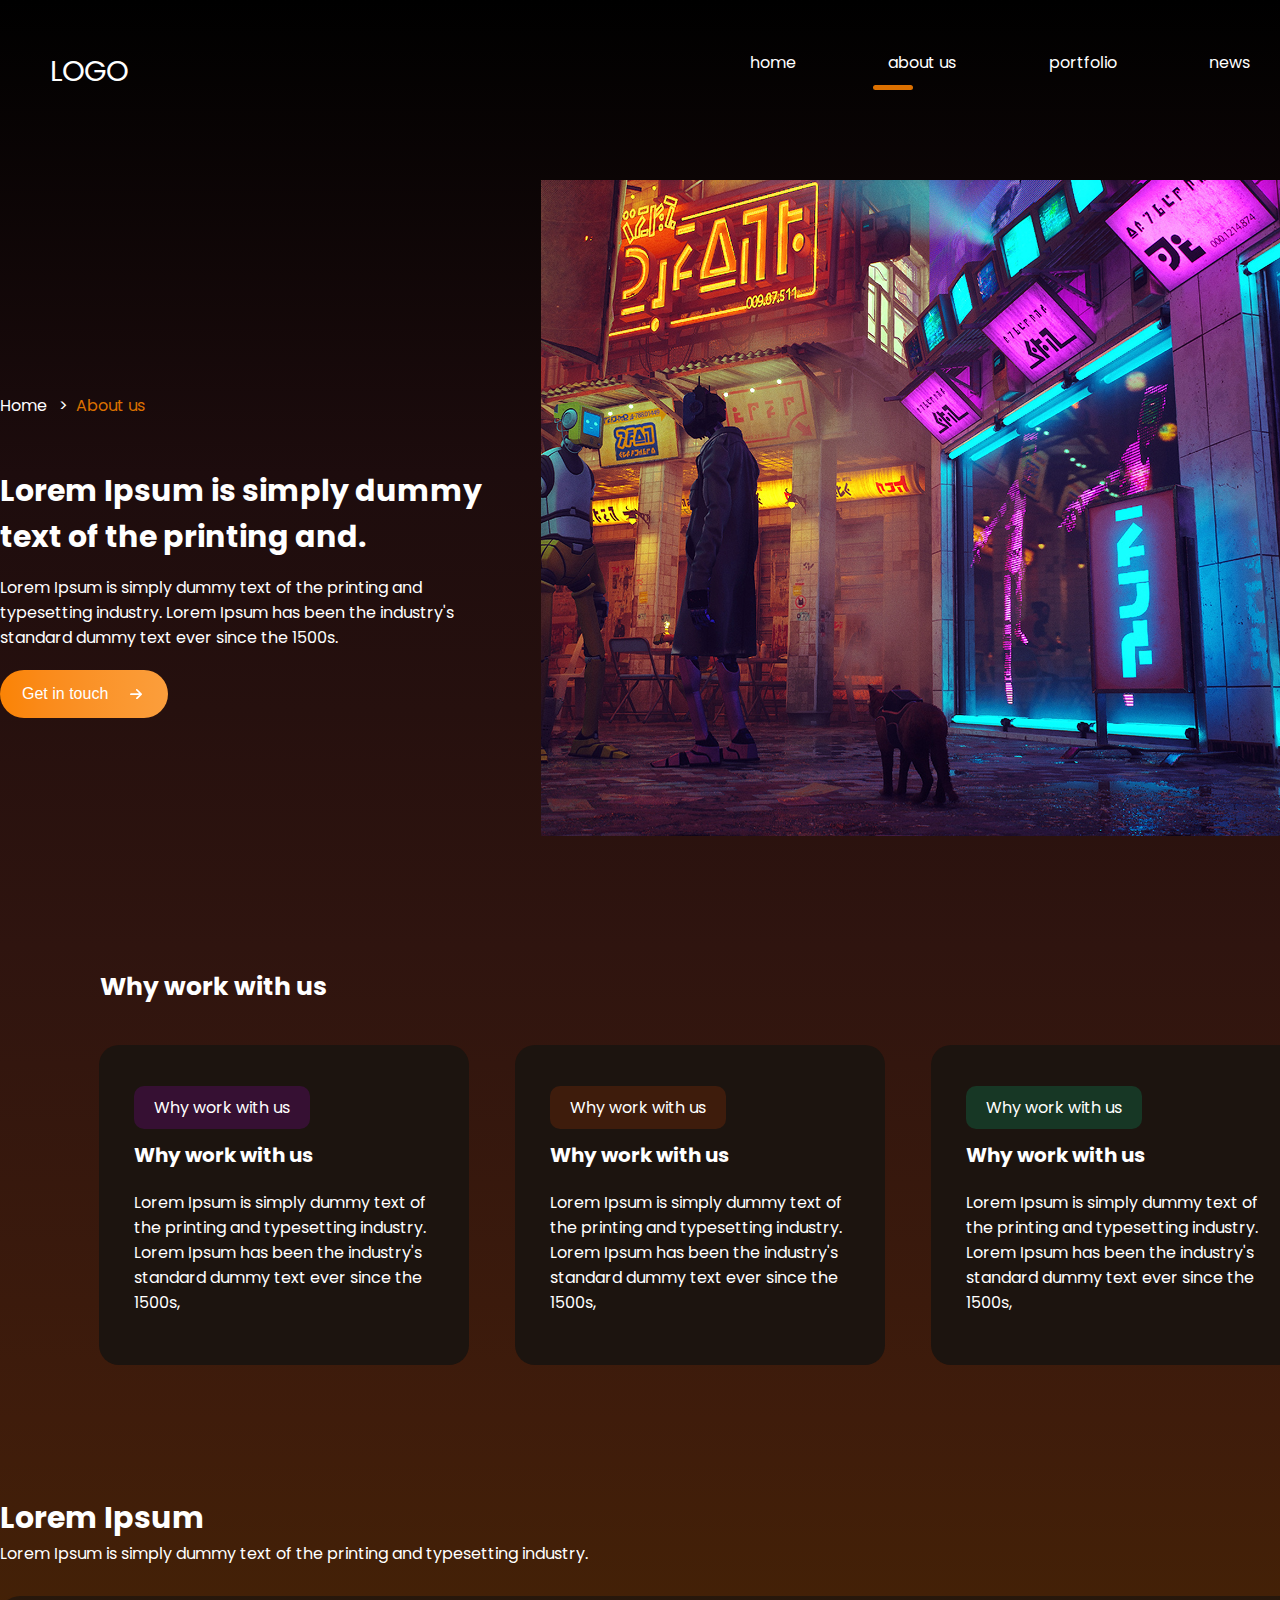
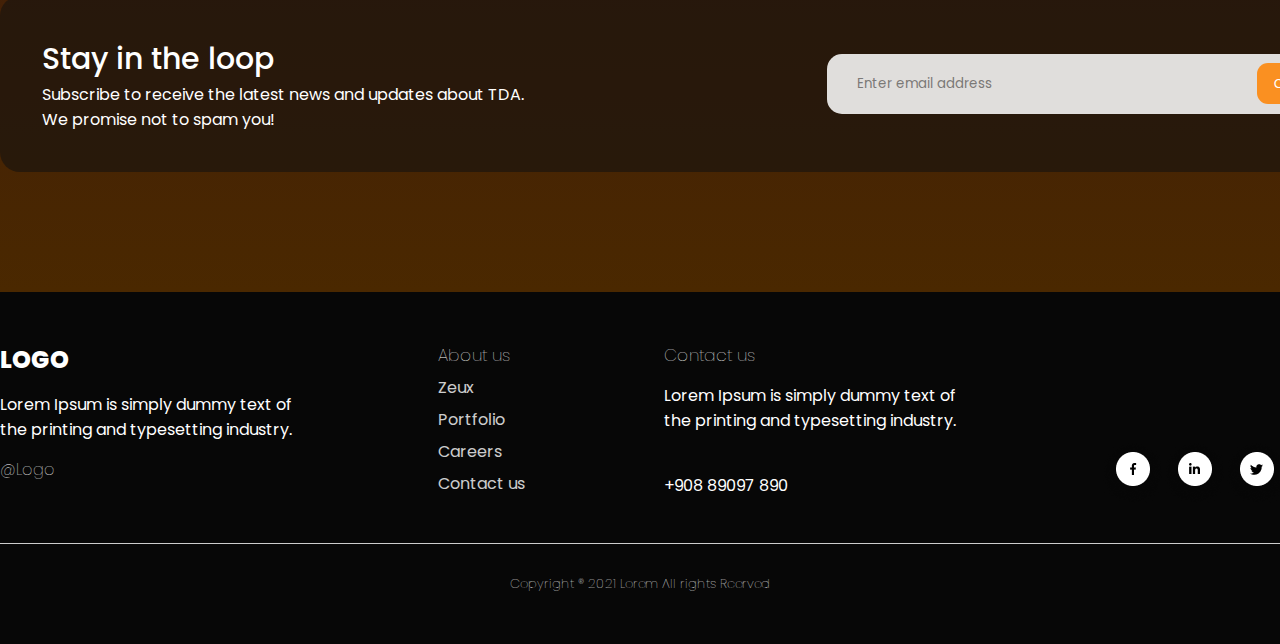
<file: about.html>
<!DOCTYPE html>
<html lang="en">
  <head>
    <meta charset="UTF-8" />
    <meta name="viewport" content="width=device-width, initial-scale=1.0" />
    <title>Document</title>
    <link rel="stylesheet" href="main.css" />
  </head>

  <body>
    <div class="wrapper">
      <header class="container">
        <span class="logo">logo</span>
        <nav>
          <ul>
            <li><a href="index.html">home</a></li>
            <li class="active"><a href="about.html">about us</a></li>
            <li><a href="/pr.html">portfolio</a></li>
            <li><a href="/news.html">news</a></li>
            <li class="btn"><a href="contacts.html">Contacts</a></li>
          </ul>
        </nav>
      </header>
      <div class="hero-about container">
        <div class="info">
          <ul>
            <li class="lii">
              <a class="dddd" href="index.html">Home &nbsp ></a>
            </li>
            <li class="active">
              <a class="ddd" href="about.html">About us</a>
            </li>
          </ul>
          <h1>Lorem Ipsum is simply dummy text of the printing and.</h1>
          <p>
            Lorem Ipsum is simply dummy text of the printing and typesetting
            industry. Lorem Ipsum has been the industry's standard dummy text
            ever since the 1500s.
          </p>
          <button class="btn">
            <img src="/111.png" alt="" />Get in touch
          </button>

          <img src="about banner.png" alt="" />
        </div>
      </div>
      <div class="container work">
        <h2>Why work with us</h2>
        <div class="blocks">
          <div class="block bb">
            <span class="badge purple"> Why work with us </span>
            <h3>Why work with us</h3>
            <p>
              Lorem Ipsum is simply dummy text of the printing and typesetting
              industry. Lorem Ipsum has been the industry's standard dummy text
              ever since the 1500s,
            </p>
          </div>
          <div class="block bbb">
            <span class="badge brown"> Why work with us </span>
            <h3>Why work with us</h3>
            <p>
              Lorem Ipsum is simply dummy text of the printing and typesetting
              industry. Lorem Ipsum has been the industry's standard dummy text
              ever since the 1500s,
            </p>
          </div>
          <div class="block bbbb">
            <span class="badge green"> Why work with us </span>
            <h3>Why work with us</h3>
            <p>
              Lorem Ipsum is simply dummy text of the printing and typesetting
              industry. Lorem Ipsum has been the industry's standard dummy text
              ever since the 1500s,
            </p>
          </div>
        </div>
      </div>
      <div class="container last">
        <h3>Lorem Ipsum</h3>
        <p>
          Lorem Ipsum is simply dummy text of the printing and typesetting
          industry.
        </p>
        <div class="block">
          <div>
            <h4>Stay in the loop</h4>
            <p>
              Subscribe to receive the latest news and updates about TDA. We
              promise not to spam you!
            </p>
          </div>
          <div>
            <input
              type="email"
              id="emailField"
              placeholder="Enter email address"
            />
            <button onclick="checkEmail()">Continue</button>
          </div>
        </div>
      </div>
    </div>

    <footer>
      <div class="blocks container">
        <div>
          <span class="logo">LOGO</span>
          <p>
            Lorem Ipsum is simply dummy text of the printing and typesetting
            industry.
          </p>
          <h6>@Logo</h6>
        </div>
        <div>
          <h4>About us</h4>
          <ul>
            <li>Zeux</li>
            <li>Portfolio</li>
            <li>Careers</li>
            <li>Contact us</li>
          </ul>
        </div>
        <div>
          <h4>Contact us</h4>
          <p>
            Lorem Ipsum is simply dummy text of the printing and typesetting
            industry.
          </p>
          <div class="pp"><p>+908 89097 890</p></div>
        </div>
        <div class="img1">
          <img src="/Group 5.png" alt="" />
          <img src="/Group 9.png" alt="" />
          <img src="/Group 10.png" alt="" />
          <img src="/Group 11.png" alt="" />
        </div>
      </div>
      <hr />
      <p>Copyright ® 2021 Lorem All rights Rcerved</p>
    </footer>
    <script>
      function checkEmail() {
        let email = document.querySelector("#emailField").value;
        if (!email.includes("@")) alert("сосни хуйца, поставь знак @");
        else if (!email.includes(".")) alert("сосни хуйца, посставь точку .");
        else alert("все отлично!");
      }
    </script>
  </body>
</html>
</file>
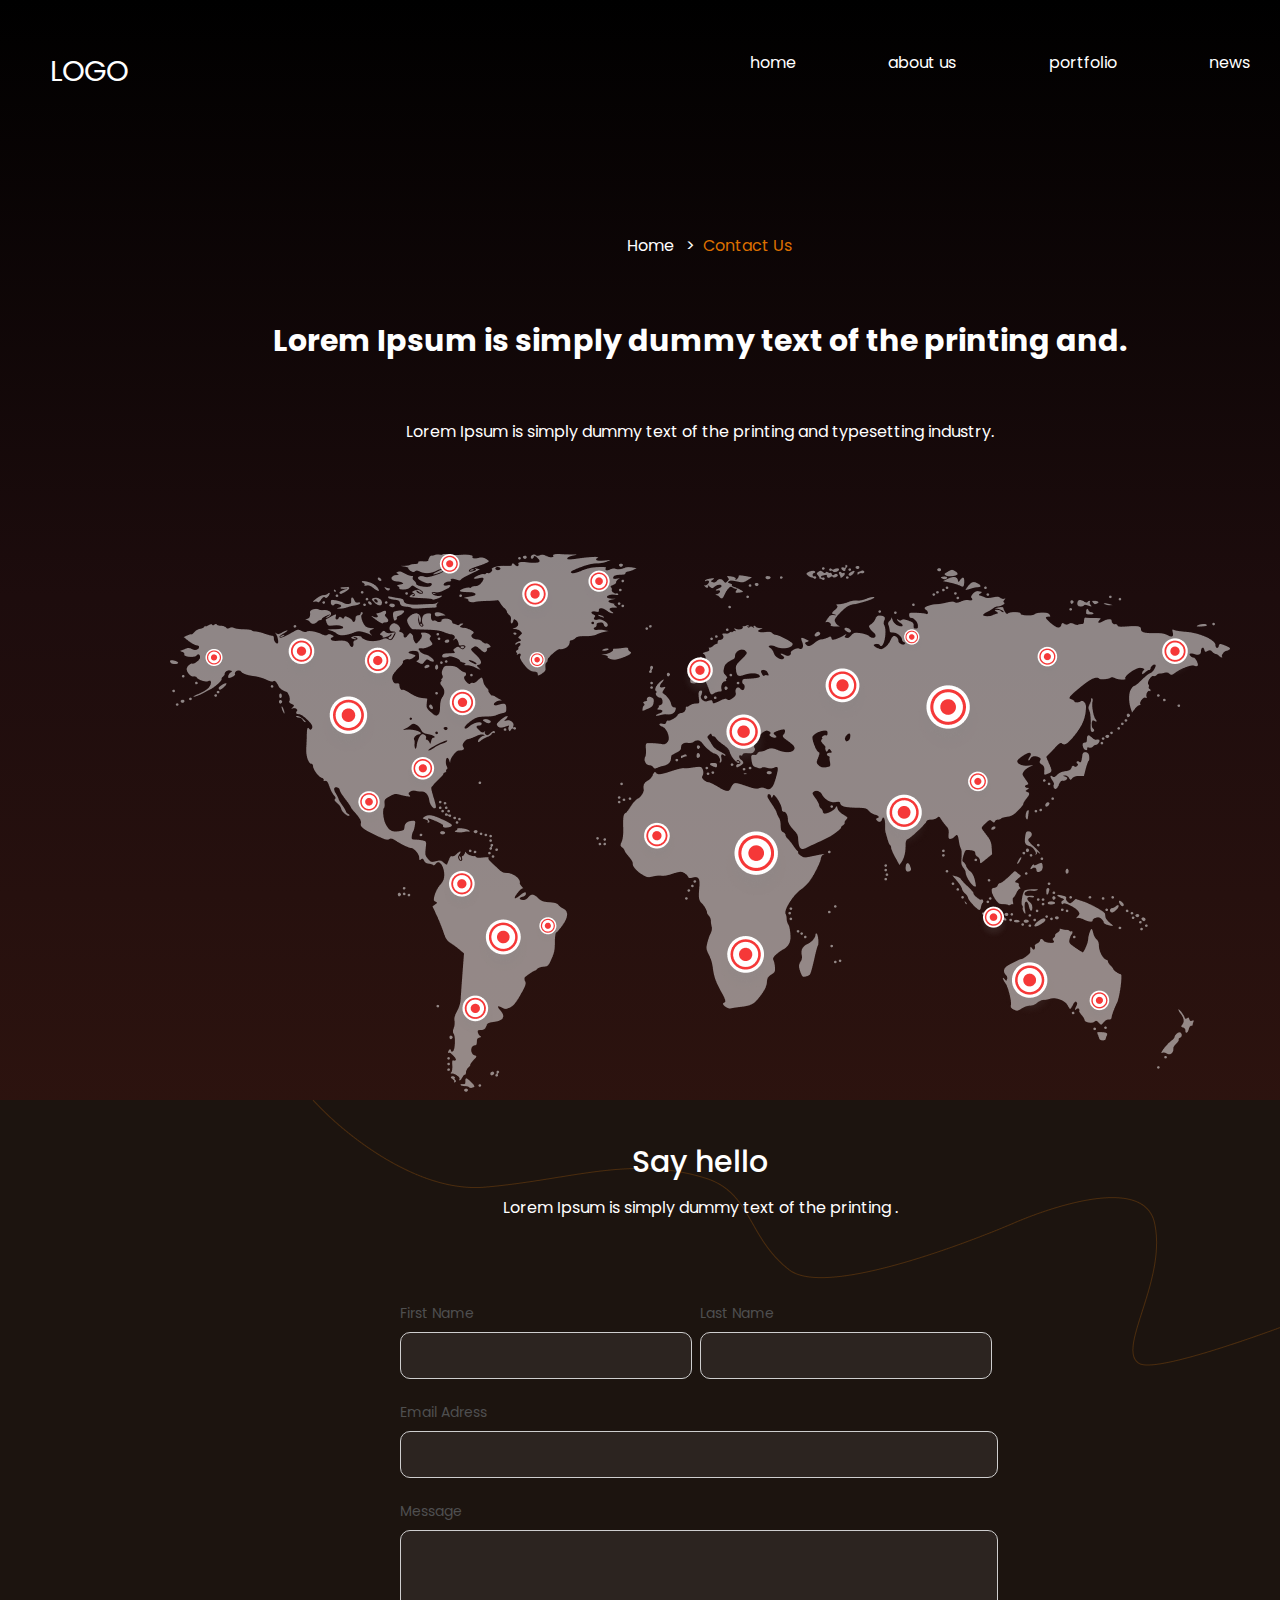
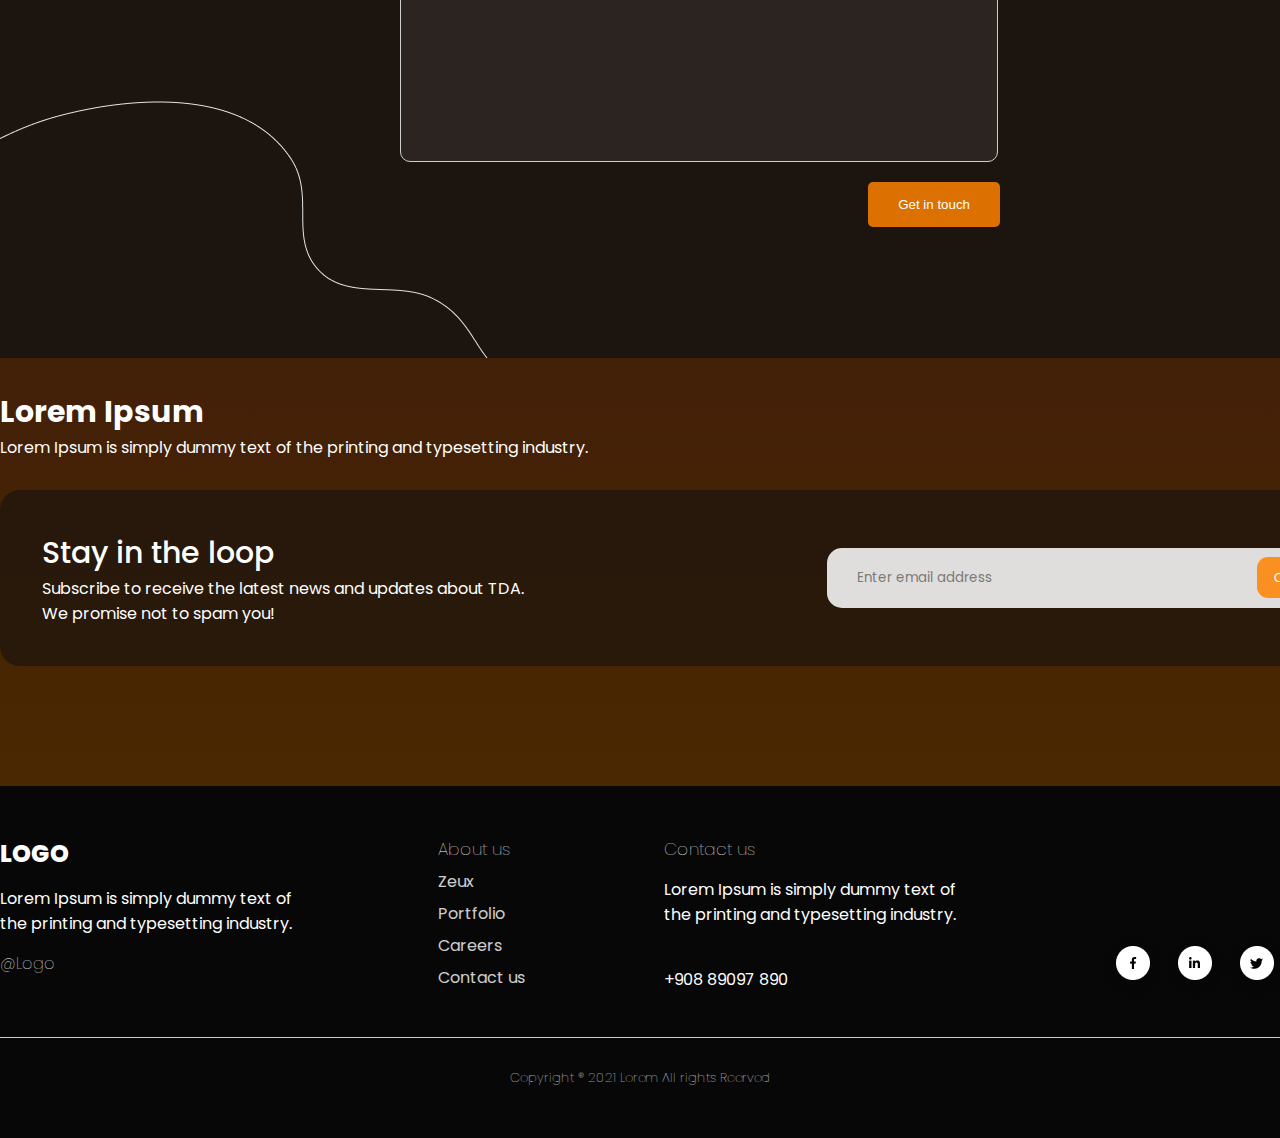
<file: contacts.html>
<!DOCTYPE html>
<html lang="en">
  <head>
    <meta charset="UTF-8" />
    <meta name="viewport" content="width=device-width, initial-scale=1.0" />
    <title>Document</title>
    <link rel="stylesheet" href="main.css" />
  </head>

  <body>
    <div class="wrapper">
      <header class="container">
        <span class="logo">logo</span>
        <nav>
          <ul>
            <li><a href="/">home</a></li>
            <li><a href="about.html">about us</a></li>
            <li><a href="/pr.html">portfolio</a></li>
            <li><a href="/news.html">news</a></li>
            <li class="btn"><a href="contacts.html">Contacts</a></li>
          </ul>
        </nav>
      </header>
      <div class="hero-contacts container">
        <div class="info">
          <ul>
            <li class="lii">
              <a class="dddd" href="/">Home &nbsp ></a>
            </li>
            <li class="con">
              <a class="ddd" href="contacts.html">Contact Us</a>
            </li>
          </ul>
        </div>
        <h1>Lorem Ipsum is simply dummy text of the printing and.</h1>
        <p>
          Lorem Ipsum is simply dummy text of the printing and typesetting
          industry.
        </p>
        <div class="imgg"><img src="Huge Global.png" alt="" /></div>
      </div>
      <div class="feedback">
        <div class="container">
          <h2>Say hello</h2>

          <p>Lorem Ipsum is simply dummy text of the printing .</p>
          <form>
            <div class="inline">
              <div><label>First Name</label><input type="text" /></div>
              <div><label>Last Name</label><input type="text" /></div>
            </div>
            <label for="">Email Adress</label>
            <input class="oneline" type="email" />
            <label for="">Message</label>
            <textarea class="oneline"></textarea>
            <button tipe="button">Get in touch</button>
          </form>
        </div>
      </div>
      <div class="container last">
        <h3>Lorem Ipsum</h3>
        <p>
          Lorem Ipsum is simply dummy text of the printing and typesetting
          industry.
        </p>
        <div class="block">
          <div>
            <h4>Stay in the loop</h4>
            <p>
              Subscribe to receive the latest news and updates about TDA. We
              promise not to spam you!
            </p>
          </div>
          <div>
            <input
              type="email"
              id="emailField"
              placeholder="Enter email address"
            />
            <button onclick="checkEmail()">Continue</button>
          </div>
        </div>
      </div>
    </div>

    <footer>
      <div class="blocks container">
        <div>
          <span class="logo">LOGO </span>
          <p>
            Lorem Ipsum is simply dummy text of the printing and typesetting
            industry.
          </p>
          <h6>@Logo</h6>
        </div>
        <div>
          <h4>About us</h4>
          <ul>
            <li>Zeux</li>
            <li>Portfolio</li>
            <li>Careers</li>
            <li>Contact us</li>
          </ul>
        </div>
        <div>
          <h4>Contact us</h4>
          <p>
            Lorem Ipsum is simply dummy text of the printing and typesetting
            industry.
          </p>
          <div class="pp"><p>+908 89097 890</p></div>
        </div>
        <div class="img1">
          <img src="/Group 5.png" alt="" />
          <img src="/Group 9.png" alt="" />
          <img src="/Group 10.png" alt="" />
          <img src="/Group 11.png" alt="" />
        </div>
      </div>
      <hr />
      <p>Copyright ® 2021 Lorem All rights Rcerved</p>
    </footer>
    <script>
      function checkEmail() {
        let email = document.querySelector("#emailField").value;
        if (!email.includes("@")) alert("сосни хуйца, поставь знак @");
        else if (!email.includes(".")) alert("сосни хуйца, посставь точку .");
        else alert("все отлично!");
      }
    </script>
  </body>
</html>
</file>
<file: main.css>
@import url("https://fonts.googleapis.com/css2?family=Poppins:wght@400;500;700;800&display=swap");

* {
  margin: 0;
  padding: 0;
}

body {
  font-family: "Poppins", sans-serif;
  font-weight: 400;
  color: #fff;
}

A {
  text-decoration: none;
}

img {
  max-width: 100%;
}

.wrapper {
  background-image: linear-gradient(
    to bottom,
    #000000,
    #1d0c0d,
    #2f140f,
    #3f1c0b,
    #4a2800
  );
  width: 100%;
  overflow-x: hidden;
}

.container {
  width: 1400px;
  margin: 0 auto;
}

header {
  padding: 50px;
}

header .logo,
footer .blocks .logo {
  text-transform: uppercase;
  font-size: 29px;
  font-weight: 800px;
}

header nav {
  float: right;
  width: 50%;
}

header nav ul {
  list-style: none;
  display: flex;
  justify-content: space-between;
  z-index: 2;
  position: relative;
}
header nav ul li {
  display: inline-block;
}

header nav ul li a {
  color: #fff;
}

header nav ul li.active::after {
  content: " ";
  display: block;
  width: 40px;
  height: 5px;
  background: #dc7000;
  border-radius: 10px;
  position: relative;
  top: 10px;
  left: -15px;
}

header nav ul li:not(.active):not(.btn) a:hover {
  border-bottom: 5px solid #dc7000;
}

header nav ul li.btn a,
.last .block button {
  background: #fa9021;
  padding: 9px 17px;
  border-radius: 8px;
  transition: all 200ms ease;
}

header nav ul li.btn a:hover,
.last .block button:hover {
  background: #4a2800;
}

.hero {
  padding-bottom: 100px;
  position: relative;
  z-index: 1;
}

.hero--info {
  width: 530px;
  padding-top: 70px;
}

.hero--info h2 {
  color: #e87d0e;
  font-size: 20px;
  font-weight: 600;
}

.hero--info h1 {
  padding-top: 25px;
  color: #fff;
  font-size: 50px;
  font-weight: 700;
}

.hero--info p {
  margin: 30px 0;
  color: #fff;
  font-size: 17px;
  font-weight: 500;
  line-height: 170%;
}

.hero--info .btn,
.hero-about .info .btn {
  background-image: linear-gradient(
    to right,
    #fa8305,
    #fa8a19,
    #fa9126,
    #fb9831,
    #fb9e3c
  );
  color: #fff;
  border-radius: 50px;
  padding: 15px 30px;
  border: 0;
  transition: all 500ms ease;
  font-size: 16px;
  font-weight: 500;
}

.hero--info .btn:hover,
.hero-about .info .btn:hover {
  cursor: pointer;
  transform: scale(1.1);
}

.hero img {
  position: absolute;
  top: -150px;
  right: -15px;
}

/*Cекция с играми*/

.tranding {
  padding-top: 50px;
}

.tranding h3 {
  font-weight: 600;
  font-size: 31;
}

.tranding .see-all {
  color: #fff;
  background: #ffffff1c;
  border-radius: 15px;
  padding: 12px 23px;
  float: right;
  display: block;
  font-size: 400;
  font-weight: 20;
  transition: all 500ms ease;
}

.tranding .see-all:hover {
  transform: scale(1.1);
}

.tranding .games {
  display: flex;
  justify-content: space-between;
  width: 100%;
  padding: 50px 0;
}

.tranding .games span {
  display: block;
  text-align: center;
  margin-top: 20px;
}

.tranding .games span img {
  position: relative;
  top: 5px;
  margin-right: 7px;
}

.big-text {
  font-size: 35;
  font-weight: 600;
  padding: 50px 0;
  text-align: center;
  width: 800px;
}

.banner {
  padding: 80px 0;
}

.banner h3 {
  font-size: 30;
  font-weight: 600;
  margin-bottom: 30px;
}

.banner p {
  font-size: 16;
  font-weight: 400;
  line-height: 170%;
  width: 550px;
}

.banner img {
  width: 100%;
  margin-bottom: 30px;
  margin-top: 50px;
}

/* Секция где картинка на фоне*/

.fe {
  background: url("Rectangle 5.png") no-repeat center center fixed;
  background-size: cover;
}
.fe h1,
.fe p {
  margin-bottom: 20px;
  width: 830px;
  text-align: center;
  margin-left: auto;
  margin-right: auto;
}

.fe h1 {
  font-size: 30;
  font-weight: 700;
  padding-top: 70px;
  padding-bottom: 20px;
}

.fe p {
  font-size: 16;
  font-weight: 400;
}
.fe .info {
  display: flex;
  justify-content: center;
  flex-wrap: wrap;
}

.fe .info .block {
  text-align: center;
  width: 20%;
  margin: 50px 2%;
}

.fe .info .block p {
  width: 100%;
}

.projects {
  padding: 100px 0;
}

.projects h3 {
  font-size: 30px;
  text-align: center;
}

.projects p {
  margin: 40px 30%;
  width: 40%;
  text-align: center;
}

.projects .img {
  display: flex;
  justify-content: space-around;
  margin-bottom: 30px;
}

.projects .see-all {
  color: #fff;
  background: #25211d;
  border-radius: 10px;
  padding: 12px 23px;
  float: none;
  display: block;
  margin: 0 auto;
  font-size: 400;
  font-weight: 20;
  transition: all 500ms ease;
  text-align: center;
  width: 60px;
}

.projects .see-all:hover {
  transform: scale(1.1);
}

/*about страница про нас*/

.hero-about .info {
  width: 500px;
  padding: 250px 0;
}

.info ul {
  display: flex;
  justify-content: space-between;
  padding: 0px 150px;
  position: relative;
  left: -150px;
  font-size: 400;
  font-weight: 12px;
  list-style: none;
}

.info ul {
  color: #fff;
  margin-bottom: 50px;
}

.info ul li a.dddd {
  color: #fff;
  display: block;
  transition: all 500ms ease;
  text-align: center;
}

.info ul li a.dddd:hover {
  transform: scale(1.1);
  color: #898989;
}

.info ul li a.ddd:hover {
  transform: scale(1.1);
  color: #9c5305;
}

.info ul li a.ddd {
  color: #dc7000;
}

.info ul li a.ddd {
  display: block;
  transition: all 500ms ease;
  text-align: center;
}

.info ul li a.ddd {
  position: relative;
  right: 55px;
}

.hero-about .info h1 {
  margin-bottom: 15px;
  font-size: 30px;
}

.hero-about .info .btn {
  margin-top: 20px;
  padding-left: 10px;
  padding-right: 60px;
}

.hero-about .info .btn img {
  position: relative;
  top: 0px;
  right: -120px;
}

.hero-about img {
  position: absolute;
  right: -0px;
  top: 180px;
}

.work h2 {
  font-size: 25px;
  margin-bottom: 40px;
  margin-left: 100px;
}

.work .blocks {
  display: inline-flex;
  justify-content: space-between;
  margin: 0px 100px;
}

.work .blocks .block {
  width: 25%;
  border-radius: 20px;
  padding: 50px 35px;
  background: #1c140f;
  margin: -1px;
  margin-bottom: 100px;
}

.work .blocks .block h3 {
  font-size: 20px;
  margin: 20px 0;
}

.work .blocks .block .badge {
  border-radius: 10px;
  padding: 10px 20px;
}

.work .blocks .block .badge.purple {
  background-color: #b000dc2d;
  content: "Why work with us";
}

.work .blocks .block .badge.brown {
  background: #dc42002d;
}

.work .blocks .block .badge.green {
  background: #00dc8d2d;
}

/*CONTACT US*/

.hero-contacts .info {
  position: relative;
  margin-top: 90px;
  text-align: center;
}

.hero-contacts .info ul li.lii {
  margin-left: 57%;
}

.hero-contacts .info ul li.con {
  margin-right: 23%;
}

.hero-contacts h1 {
  text-align: center;
  margin-top: 60px;
  margin-bottom: 30px;
  font-size: 30px;
}

.hero-contacts p {
  text-align: center;
  margin-top: 55px;
  margin-bottom: 30px;
  font-size: 16px;
}

.hero-contacts img {
  margin-top: 80px;
  width: 1060px;
  position: ;
}

.hero-contacts .imgg {
  text-align: center;
}

.wrapper .feedback {
  background: url("Group 1321.png") no-repeat center center;
  width: 100%;
  background-size: cover;
  height: 860px;
}

.feedback h2 {
  font-weight: 500;
  font-size: 30px;
  text-align: center;
  padding-top: 40px;
}

.feedback p {
  margin-top: 10px;
  text-align: center;
}

.feedback form {
  margin: 80px auto;
  width: 600px;
}

.feedback form .inline {
  display: flex;
  justify-content: space-between;
}

.feedback form .inline > div {
  width: 50%;
}

.feedback form label {
  color: #4f4f4f;
  font-size: 14px;
}

.feedback form input,
.feedback form textarea {
  background: #2c2420;
  border-radius: 10px;
  border: 0.6px solid #cecece;
  display: block;
  width: 90%;
  padding: 15px 10px;
  outline: none;
  color: #fff;
  margin-top: 7px;
  margin-bottom: 20px;
}

.feedback form .oneline {
  width: 96%;
}

.feedback form textarea {
  resize: none;
  height: 200px;
}

.feedback form button {
  background: #dc7000;
  border-radius: 5px;
  border: 0;
  cursor: pointer;
  float: right;
  color: #fff;
  padding: 15px 30px;
  transition: all 500ms ease;
}

.feedback form button:hover {
  background: #b01414;
}

/*Last контейнер завершающий футер*/

.last {
  padding-bottom: 120px;
}

.last h3 {
  margin-top: 30px;
  font-size: 30px;
}

.last .block {
  background: #1c140fb1;
  margin-top: 30px;
  border-radius: 20px;
  padding: 40px 3%;
  width: 94%;
  display: flex;
  justify-content: space-between;
  align-items: center;
}

.last .block h4 {
  font-size: 30px;
  font-weight: 500;
}

.last .block p {
  width: 500px;
}

.last .block input {
  background: #fff;
  outline: none;
  border: 0;
  border-radius: 15px;
  width: 380px;
  font-family: "poppins", "sans-serif";
  font-weight: 400;
  padding: 20px 30px;
  opacity: 0.86;
  position: relative;
  left: 90px;
  z-index: 1;
  padding-right: 120px;
}

.last .block input::placeholder {
  color: #898989;
}

.last .block button {
  background: #fa9021;
  padding: 13px 17px;
  border-radius: 11px;
  transition: all 200ms ease;
  border: none;
  position: relative;
  z-index: 2;
  left: -14px;
  color: #fff;
}

.last .block button {
  cursor: pointer;
}

footer {
  background: #070707;
  padding: 50px 0;
}

footer .blocks {
  display: flex;
  justify-content: space-between;
}

footer .blocks .logo {
  font-size: 24px;
  font-weight: 800;
}
footer .blocks p {
  width: 300px;
  margin: 15px 0;
  font-size: 16px;
}

footer .blocks h4 {
  font-weight: 100;
  font-size: 17px;
}

footer .blocks h6 {
  font-weight: 100;
  font-size: 16px;
}

footer .blocks ul {
  list-style: none;
}
footer .blocks ul li {
  margin-top: 7px;
  opacity: 0.8;
}
footer .blocks .pp {
  margin-top: 40px;
}

footer .blocks .img1 {
  height: 100%;
  display: flex;
  justify-content: space-around;
  margin-bottom: 30px;
  margin-right: 50px;
  position: relative;
  top: 100px;
}

footer hr {
  margin: 30px 0;
  border: 0;
  height: 0.6px;
  background: #ccc;
}

footer > p {
  text-align: center;
  font-weight: 100;
  font-size: 13px;
}
</file>
